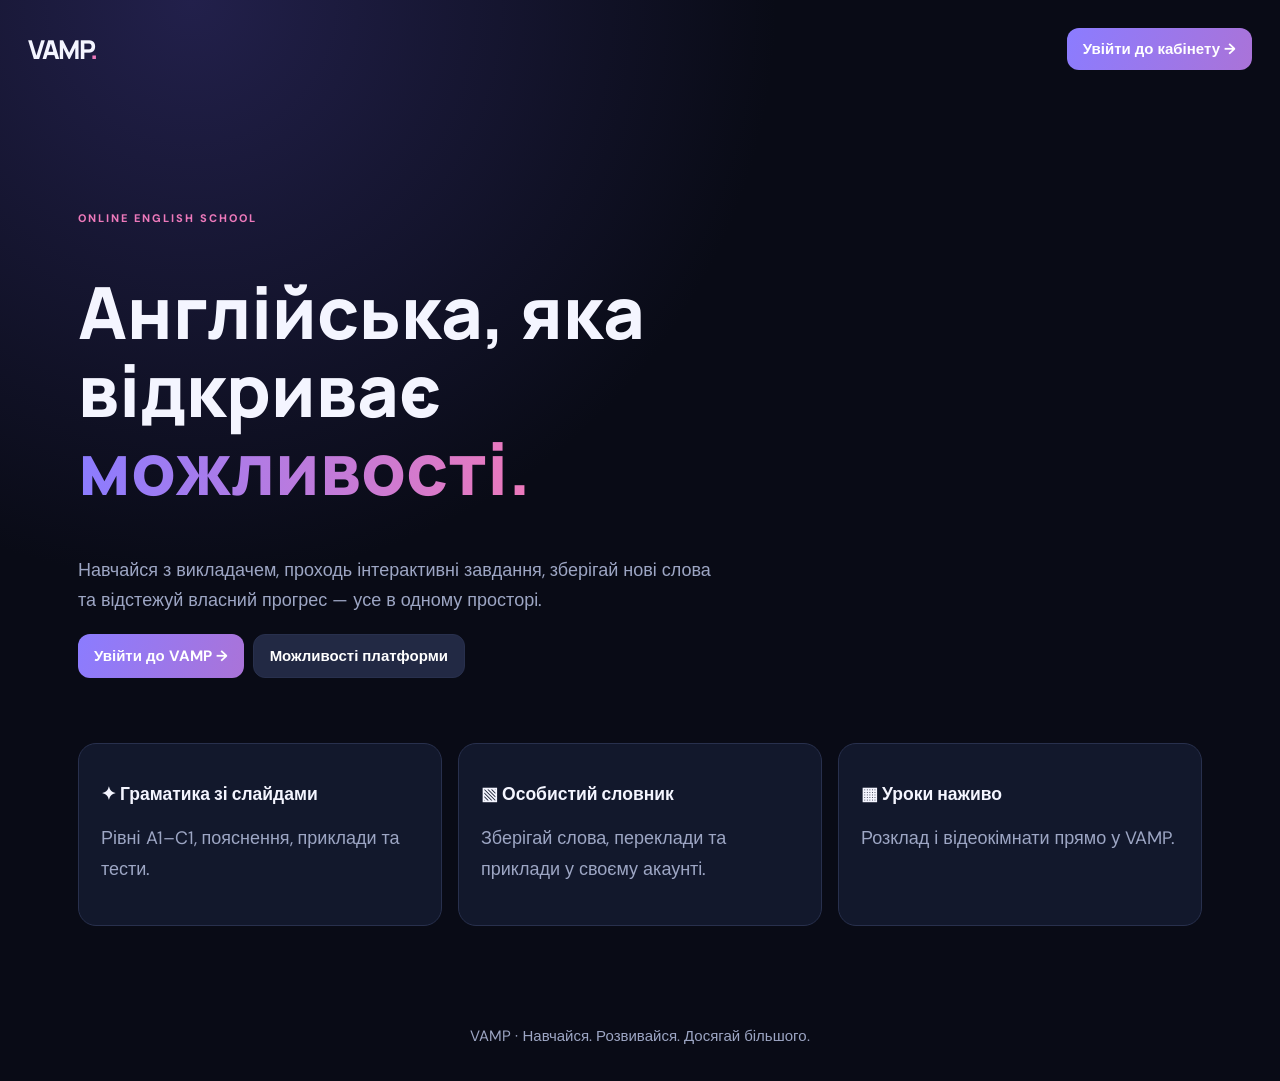
<file: index.html>
<!doctype html><html lang="uk"><head><meta charset="utf-8"><meta name="viewport" content="width=device-width,initial-scale=1"><title>VAMP — Онлайн-школа англійської</title><link rel="stylesheet" href="style.css"></head><body><header class="wrap topbar"><a class="brand" href="#">VAMP<span>.</span></a><a class="btn" href="login.html">Увійти до кабінету →</a></header><main class="hero"><div class="eyebrow">ONLINE ENGLISH SCHOOL</div><h1>Англійська, яка відкриває <span>можливості.</span></h1><p>Навчайся з викладачем, проходь інтерактивні завдання, зберігай нові слова та відстежуй власний прогрес — усе в одному просторі.</p><div class="actions"><a class="btn" href="login.html">Увійти до VAMP →</a><a class="btn secondary" href="#features">Можливості платформи</a></div><div class="grid" id="features" style="margin-top:65px"><div class="feature col-4"><h3>✦ Граматика зі слайдами</h3><p class="muted">Рівні A1–C1, пояснення, приклади та тести.</p></div><div class="feature col-4"><h3>▧ Особистий словник</h3><p class="muted">Зберігай слова, переклади та приклади у своєму акаунті.</p></div><div class="feature col-4"><h3>▦ Уроки наживо</h3><p class="muted">Розклад і відеокімнати прямо у VAMP.</p></div></div></main><footer class="footer">VAMP · Навчайся. Розвивайся. Досягай більшого.</footer></body></html>
</file>
<file: style.css>
@import url('https://fonts.googleapis.com/css2?family=DM+Sans:wght@400;500;600;700&family=Manrope:wght@400;500;600;700;800&display=swap');
:root{--bg:#090b16;--panel:#111528;--panel2:#171d35;--line:#28304d;--text:#f4f5ff;--muted:#9da6c4;--purple:#8b7cff;--pink:#ed79bb;--cyan:#66d9e8;--green:#68d6a5;--red:#ff7888;--radius:20px}
*{box-sizing:border-box}body{margin:0;background:radial-gradient(ellipse at 15% 0%,#22204b 0,transparent 38%),var(--bg);color:var(--text);font:15px 'DM Sans',sans-serif;min-height:100vh}a{color:inherit;text-decoration:none}button,input,select,textarea{font:inherit}button,.btn{border:0;border-radius:12px;padding:11px 16px;background:linear-gradient(110deg,var(--purple),#aa73d8);color:#fff;font-weight:700;cursor:pointer;display:inline-flex;align-items:center;justify-content:center;gap:8px}button.secondary,.btn.secondary{background:#222944;border:1px solid var(--line)}button.danger{background:#4a2435;color:#ffb4c0}button:disabled{opacity:.45;cursor:not-allowed}input,select,textarea{width:100%;padding:12px 14px;background:#0c1122;border:1px solid var(--line);border-radius:12px;color:var(--text);outline:none}input:focus,select:focus,textarea:focus{border-color:var(--purple)}label{display:grid;gap:7px;color:#c7cce0;font-size:13px;font-weight:600}.muted,.hint{color:var(--muted)}.small{font-size:12px}.hidden{display:none!important}.wrap{max-width:1440px;margin:auto;padding:28px}.topbar{display:flex;align-items:center;justify-content:space-between;gap:16px;margin-bottom:28px}.brand{font:800 26px Manrope;letter-spacing:-1.5px}.brand span{color:var(--pink)}.top-actions{display:flex;gap:10px;align-items:center}.layout{display:grid;grid-template-columns:245px minmax(0,1fr);gap:24px}.sidebar,.panel,.card{background:rgba(17,21,40,.92);border:1px solid var(--line);border-radius:var(--radius)}.sidebar{padding:16px;height:max-content;position:sticky;top:20px}.navlink{display:flex;gap:12px;padding:12px;border-radius:12px;color:#bbc2dc;margin:3px 0}.navlink:hover,.navlink.active{background:#252348;color:white}.navlink.active{box-shadow:inset 3px 0 var(--pink)}.main{min-width:0}.welcome{display:flex;justify-content:space-between;align-items:center;gap:16px;margin:4px 0 24px}.welcome h1{font:800 clamp(25px,4vw,36px) Manrope;margin:0 0 7px}.eyebrow{color:var(--pink);font-size:11px;letter-spacing:2px;font-weight:800;text-transform:uppercase}.grid{display:grid;grid-template-columns:repeat(12,1fr);gap:16px}.col-3{grid-column:span 3}.col-4{grid-column:span 4}.col-6{grid-column:span 6}.col-8{grid-column:span 8}.col-12{grid-column:span 12}.card{padding:20px;min-width:0}.stat{font:800 30px Manrope;margin:10px 0 2px}.card h3,.panel h2{font:700 18px Manrope;margin:0 0 12px}.section-head{display:flex;justify-content:space-between;align-items:center;gap:12px;margin:25px 0 14px}.section-head h2{font:700 21px Manrope;margin:0}.pill{display:inline-flex;padding:5px 9px;border-radius:99px;background:#29244b;color:#d8ceff;font-size:11px;font-weight:700}.pill.green{background:#173d37;color:#8df0c4}.pill.orange{background:#493824;color:#ffd19b}.list{display:grid;gap:10px}.item{padding:13px;border-radius:13px;background:#0d1326;border:1px solid #242d49;display:flex;justify-content:space-between;gap:12px;align-items:center}.item strong{display:block;margin-bottom:4px}.formgrid{display:grid;grid-template-columns:repeat(2,minmax(0,1fr));gap:13px}.formgrid .full{grid-column:1/-1}.actions{display:flex;gap:9px;flex-wrap:wrap}.panel{padding:22px}.tablewrap{overflow:auto}table{border-collapse:collapse;width:100%;min-width:650px}th,td{text-align:left;padding:12px;border-bottom:1px solid var(--line)}th{color:var(--muted);font-size:12px}.modal{position:fixed;inset:0;background:#050711d9;display:grid;place-items:center;padding:18px;z-index:20}.modalbox{width:min(680px,100%);max-height:90vh;overflow:auto;background:#151a30;border:1px solid var(--line);border-radius:22px;padding:24px}.modalhead{display:flex;justify-content:space-between;align-items:center;margin-bottom:18px}.toast{position:fixed;bottom:22px;right:22px;background:#202846;border:1px solid var(--line);padding:14px 18px;border-radius:14px;z-index:50;max-width:90vw}.auth{min-height:100vh;display:grid;place-items:center;padding:20px}.authbox{width:min(460px,100%);padding:32px;background:var(--panel);border:1px solid var(--line);border-radius:24px}.authbox h1{font:800 30px Manrope}.authbox form{display:grid;gap:14px}.lesson-grid{display:grid;grid-template-columns:repeat(3,1fr);gap:14px}.lesson-card{padding:18px;border:1px solid var(--line);border-radius:16px;background:#10162b;cursor:pointer}.lesson-card:hover{border-color:var(--purple);transform:translateY(-2px)}.slide{min-height:250px;padding:30px;border-radius:18px;background:linear-gradient(135deg,#28234c,#182b46);display:grid;align-content:center;gap:14px}.slide h2{font:800 28px Manrope}.slide p{font-size:17px;line-height:1.6}.progress{height:8px;background:#252d48;border-radius:20px;overflow:hidden}.progress span{display:block;height:100%;background:linear-gradient(90deg,var(--purple),var(--pink))}.video-grid{display:grid;grid-template-columns:1fr 1fr;gap:12px}.video-grid video{width:100%;background:#05070d;border-radius:16px;min-height:230px}.hero{padding:85px 28px 65px;max-width:1180px;margin:auto}.hero h1{font:800 clamp(40px,7vw,72px)/1.08 Manrope;max-width:780px}.hero h1 span{background:linear-gradient(90deg,var(--purple),var(--pink));background-clip:text;color:transparent}.hero p{max-width:650px;color:var(--muted);font-size:18px;line-height:1.7}.feature{padding:22px;border:1px solid var(--line);background:#12182c;border-radius:18px}.footer{padding:35px;text-align:center;color:var(--muted)}@media(max-width:900px){.layout{grid-template-columns:1fr}.sidebar{position:static;display:flex;overflow:auto;gap:5px}.navlink{white-space:nowrap}.col-3,.col-4{grid-column:span 6}.lesson-grid{grid-template-columns:repeat(2,1fr)}}@media(max-width:600px){.wrap{padding:16px}.col-3,.col-4,.col-6,.col-8{grid-column:span 12}.formgrid,.video-grid,.lesson-grid{grid-template-columns:1fr}.welcome{align-items:flex-start;flex-direction:column}.topbar{align-items:flex-start}.sidebar{padding:8px}.navlink{padding:10px;font-size:13px}.card{padding:16px}}
</file>
